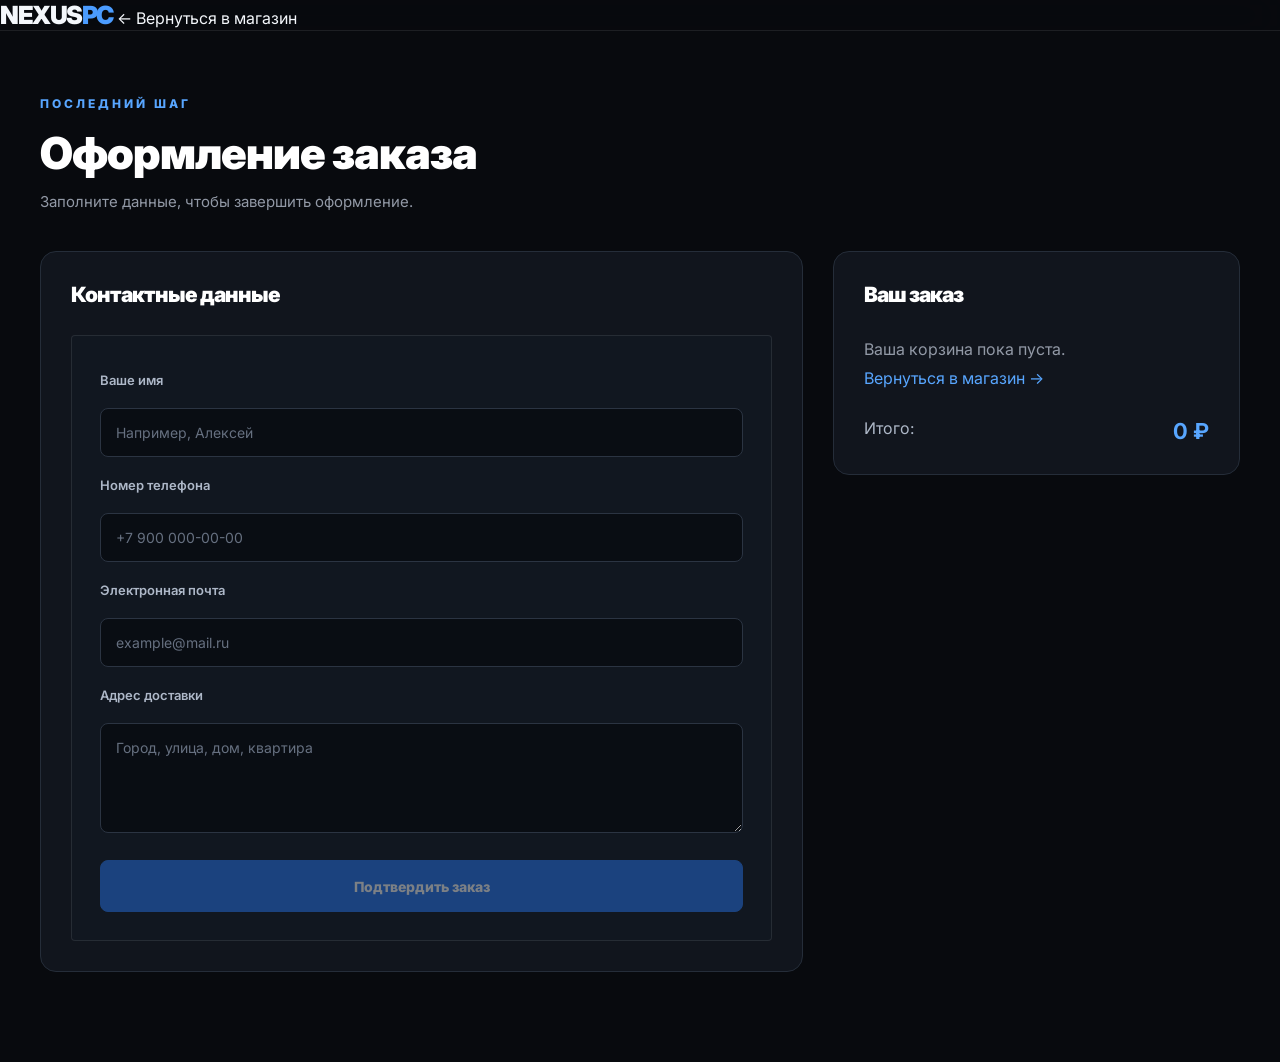
<file: checkout.html>
<!DOCTYPE html>
<html lang="ru">
<head>
    <meta charset="UTF-8">
    <meta name="viewport" content="width=device-width, initial-scale=1.0">
    <title>Оформление заказа — NEXUS PC</title>
    <link rel="stylesheet" href="style.css">
    <link rel="preconnect" href="https://fonts.googleapis.com">
    <link rel="preconnect" href="https://fonts.gstatic.com" crossorigin>
    <link href="https://fonts.googleapis.com/css2?family=Inter:wght@400;500;600;700;800&display=swap" rel="stylesheet">
</head>
<body>

    <header class="header">
        <a href="index.html" class="logo">NEXUS<span>PC</span></a>
        <a href="index.html" class="back-link">← Вернуться в магазин</a>
    </header>

    <main class="checkout-page">
        <div class="checkout-heading">
            <p class="eyebrow">ПОСЛЕДНИЙ ШАГ</p>
            <h1>Оформление заказа</h1>
            <p>Заполните данные, чтобы завершить оформление.</p>
        </div>

        <div class="checkout-layout">

            <section class="checkout-form-section">
                <h2>Контактные данные</h2>

                <form id="checkoutForm">

                    <label for="customerName">Ваше имя</label>
                    <input
                        type="text"
                        id="customerName"
                        placeholder="Например, Алексей"
                        required
                    >

                    <label for="customerPhone">Номер телефона</label>
                    <input
                        type="tel"
                        id="customerPhone"
                        placeholder="+7 900 000-00-00"
                        required
                    >

                    <label for="customerEmail">Электронная почта</label>
                    <input
                        type="email"
                        id="customerEmail"
                        placeholder="example@mail.ru"
                        required
                    >

                    <label for="customerAddress">Адрес доставки</label>
                    <textarea
                        id="customerAddress"
                        placeholder="Город, улица, дом, квартира"
                        required
                    ></textarea>

                    <button type="submit" class="main-button checkout-submit">
                        Подтвердить заказ
                    </button>

                </form>
            </section>

            <section class="order-summary">
                <h2>Ваш заказ</h2>

                <div id="checkoutItems"></div>

                <div class="summary-total">
                    <span>Итого:</span>
                    <strong id="checkoutTotal">0 ₽</strong>
                </div>
            </section>

        </div>

        <div class="order-success" id="orderSuccess" hidden>
            <div class="success-icon">✓</div>
            <h2>Заказ оформлен!</h2>
            <p>Спасибо за выбор NEXUS PC.</p>
            <p id="orderNumber"></p>
            <a href="index.html" class="main-button">Вернуться в магазин</a>
        </div>

    </main>

    <script src="checkout.js"></script>
</body>
</html>
</file>
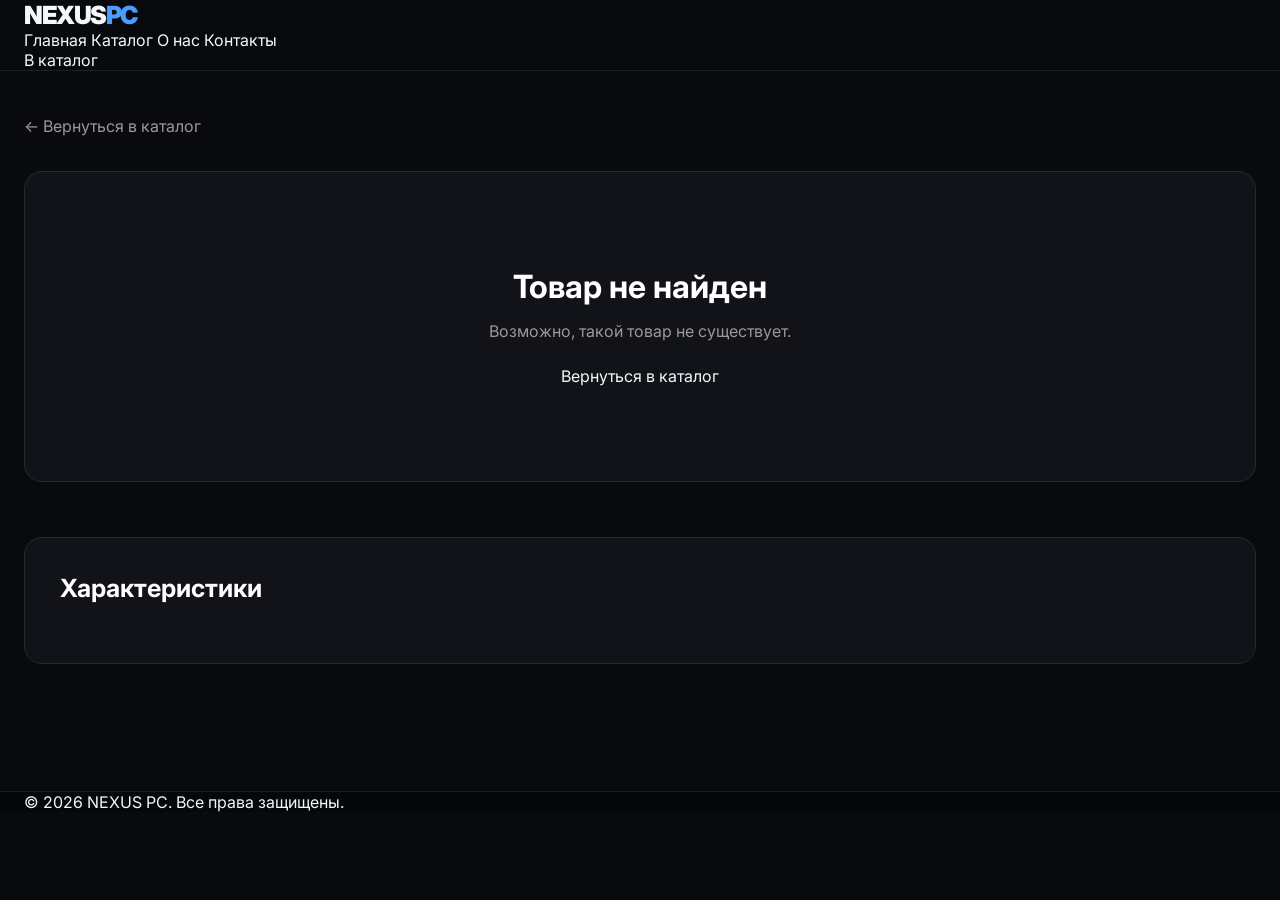
<file: product.html>
<!DOCTYPE html>
<html lang="ru">
<head>
    <meta charset="UTF-8">
    <meta name="viewport" content="width=device-width, initial-scale=1.0">
    <meta name="description" content="Подробная информация о товаре — NEXUS PC">
    <title>Товар — NEXUS PC</title>
    <link rel="stylesheet" href="style.css">
</head>
<body>

    <header class="header">
        <div class="container header-content">
            <a href="index.html" class="logo">NEXUS<span>PC</span></a>

            <nav class="nav">
                <a href="index.html">Главная</a>
                <a href="index.html#catalog">Каталог</a>
                <a href="index.html#about">О нас</a>
                <a href="index.html#contacts">Контакты</a>
            </nav>

            <a href="index.html#catalog" class="btn btn-outline">
                В каталог
            </a>
        </div>
    </header>

    <main class="product-page">
        <div class="container">

            <a href="index.html#catalog" class="product-back">
                ← Вернуться в каталог
            </a>

            <div class="product-detail">

                <div class="product-detail-image">
                    <img id="productImage" src="" alt="Изображение товара">
                </div>

                <div class="product-detail-info">
                    <span id="productCategory" class="product-detail-category"></span>

                    <h1 id="productName">Загрузка товара...</h1>

                    <p id="productDescription" class="product-detail-description"></p>

                    <div class="product-detail-price" id="productPrice"></div>

                    <button id="addProductToCart" class="btn btn-primary">
                        Добавить в корзину
                    </button>

                    <p class="product-detail-note">
                        Демонстрационный магазин NEXUS PC
                    </p>
                </div>

            </div>

            <section class="product-specifications">
                <h2>Характеристики</h2>

                <div id="productSpecs" class="product-specs-list"></div>
            </section>

        </div>
    </main>

    <footer class="footer">
        <div class="container">
            <p>© 2026 NEXUS PC. Все права защищены.</p>
        </div>
    </footer>

    <script src="products-data.js"></script>
    <script src="product.js"></script>

</body>
</html>
</file>
<file: style.css>
/* =========================================
   NEXUS PC BLACK — COMPLETE DESIGN SYSTEM
========================================= */

@import url('https://fonts.googleapis.com/css2?family=Inter:wght@400;500;600;700;800;900&display=swap');

:root {
    --bg: #080a0e;
    --bg-soft: #0d1118;
    --surface: #111720;
    --surface-light: #18212d;
    --blue: #4b9cff;
    --blue-bright: #70b1ff;
    --white: #f4f7fb;
    --muted: #8994a3;
    --border: rgba(255,255,255,0.09);
    --container: 1240px;
}

* {
    margin: 0;
    padding: 0;
    box-sizing: border-box;
}

html {
    scroll-behavior: smooth;
    scroll-padding-top: 90px;
}

body {
    font-family: 'Inter', sans-serif;
    background: var(--bg);
    color: var(--white);
    overflow-x: hidden;
}

body, input, button, textarea, select {
    font-family: 'Inter', sans-serif;
}

a {
    color: inherit;
    text-decoration: none;
}

button {
    cursor: pointer;
    color: inherit;
}

img {
    display: block;
    max-width: 100%;
}

.container {
    width: min(var(--container), calc(100% - 48px));
    margin: 0 auto;
}

.section-padding {
    padding: 115px 0;
}

/* =========================================
   NAVIGATION
========================================= */

.header {
    position: sticky;
    top: 0;
    z-index: 100;
    background: rgba(8,10,14,0.88);
    backdrop-filter: blur(20px);
    border-bottom: 1px solid var(--border);
}

.nav-container {
    min-height: 82px;
    display: flex;
    align-items: center;
    justify-content: space-between;
    gap: 30px;
}

.logo {
    font-size: 25px;
    font-weight: 900;
    letter-spacing: -1.5px;
}

.logo span {
    color: var(--blue);
}

.nav-links {
    display: flex;
    align-items: center;
    gap: 38px;
}

.nav-links a {
    color: #aab3c0;
    font-size: 12px;
    font-weight: 700;
    text-transform: uppercase;
    letter-spacing: 1px;
    transition: color .25s;
}

.nav-links a:hover {
    color: var(--blue-bright);
}

.cart-button {
    background: var(--surface);
    border: 1px solid var(--border);
    padding: 12px 17px;
    border-radius: 4px;
    font-size: 12px;
    font-weight: 700;
    transition: .25s;
}

.cart-button:hover {
    border-color: var(--blue);
    background: #172538;
}

#cartCount {
    display: inline-flex;
    align-items: center;
    justify-content: center;
    min-width: 22px;
    height: 22px;
    margin-left: 8px;
    border-radius: 50%;
    background: var(--blue);
    color: #07101c;
}

/* =========================================
   HERO
========================================= */

.hero {
    position: relative;
    min-height: 690px;
    display: flex;
    align-items: center;
    overflow: hidden;
    border-bottom: 1px solid var(--border);
}

.hero-background {
    position: absolute;
    inset: 0;
    background:
        radial-gradient(ellipse at 78% 48%, rgba(30,104,190,.16), transparent 45%),
        linear-gradient(90deg, #080a0e 15%, rgba(8,10,14,.92) 50%, rgba(8,10,14,.4));
}

.hero-content {
    position: relative;
    z-index: 2;
    display: grid;
    grid-template-columns: 1.05fr .95fr;
    align-items: center;
    gap: 55px;
    padding-top: 65px;
    padding-bottom: 95px;
}

.eyebrow,
.section-label {
    color: var(--blue-bright);
    font-size: 10px;
    font-weight: 800;
    letter-spacing: 2.5px;
}

.eyebrow {
    display: flex;
    align-items: center;
    gap: 12px;
    margin-bottom: 30px;
}

.status-dot {
    width: 8px;
    height: 8px;
    background: var(--blue);
    border-radius: 50%;
    box-shadow: 0 0 15px var(--blue);
}

.hero h1 {
    font-size: clamp(48px, 6vw, 84px);
    line-height: .98;
    letter-spacing: -5px;
    font-weight: 900;
}

.hero h1 span,
.section-heading h2 span,
.about-copy h2 span,
.contacts h2 span {
    color: var(--blue);
}

.hero-copy > p {
    max-width: 460px;
    margin-top: 28px;
    color: var(--muted);
    font-size: 15px;
    line-height: 1.9;
}

.hero-actions {
    display: flex;
    flex-wrap: wrap;
    gap: 13px;
    margin-top: 35px;
}

.button {
    display: inline-flex;
    align-items: center;
    justify-content: center;
    gap: 18px;
    min-height: 52px;
    padding: 0 23px;
    border-radius: 3px;
    font-size: 11px;
    font-weight: 800;
    letter-spacing: 1px;
    transition: .25s;
}

.button-primary {
    background: var(--blue);
    color: #07101c;
    border: 1px solid var(--blue);
}

.button-primary:hover {
    background: var(--blue-bright);
    box-shadow: 0 0 28px rgba(75,156,255,.25);
    transform: translateY(-2px);
}

.button-secondary {
    background: transparent;
    color: var(--white);
    border: 1px solid var(--border);
}

.button-secondary:hover {
    border-color: var(--blue);
    color: var(--blue-bright);
}

.hero-stats {
    display: flex;
    gap: 40px;
    margin-top: 65px;
}

.hero-stats div {
    display: flex;
    flex-direction: column;
    gap: 7px;
}

.hero-stats strong {
    font-size: 22px;
    font-weight: 900;
}

.hero-stats span {
    color: var(--muted);
    font-size: 9px;
    letter-spacing: .8px;
}

.hero-visual {
    position: relative;
    padding: 15px;
}

.hero-image-frame {
    position: relative;
    height: 440px;
    overflow: hidden;
    border: 1px solid rgba(100,160,230,.3);
    background: var(--surface);
}

.hero-image-frame::after {
    content: "";
    position: absolute;
    inset: 0;
    background: linear-gradient(0deg, rgba(5,10,18,.3), transparent 65%);
}

.hero-image-frame img {
    width: 100%;
    height: 100%;
    object-fit: cover;
    transition: transform .7s;
}

.hero-image-frame:hover img {
    transform: scale(1.04);
}

.hero-image-label {
    display: flex;
    justify-content: space-between;
    margin-top: 15px;
    color: var(--muted);
    font-size: 9px;
    letter-spacing: 1.5px;
}

.hero-bottom-line {
    position: absolute;
    bottom: 0;
    left: 0;
    width: 100%;
    min-height: 45px;
    padding: 0 24px;
    display: flex;
    align-items: center;
    justify-content: space-between;
    border-top: 1px solid var(--border);
    color: #687484;
    font-size: 9px;
    letter-spacing: 1.5px;
}

/* =========================================
   TRUST STRIP
========================================= */

.trust-strip {
    border-bottom: 1px solid var(--border);
    background: #0b0e13;
}

.trust-grid {
    min-height: 88px;
    display: grid;
    grid-template-columns: repeat(4, 1fr);
    align-items: center;
    gap: 20px;
}

.trust-grid div {
    color: #a2adba;
    font-size: 10px;
    font-weight: 600;
    letter-spacing: .5px;
}

/* =========================================
   SECTION HEADINGS
========================================= */

.section-heading {
    display: flex;
    justify-content: space-between;
    align-items: end;
    gap: 35px;
    margin-bottom: 45px;
}

.section-heading h2 {
    margin-top: 15px;
    font-size: clamp(30px, 4vw, 48px);
    font-weight: 900;
    letter-spacing: -2px;
}

.section-heading > p {
    max-width: 340px;
    color: var(--muted);
    font-size: 13px;
    line-height: 1.8;
}

/* =========================================
   CATEGORIES
========================================= */

.categories {
    background: var(--bg);
}

.category-grid {
    display: grid;
    grid-template-columns: 1.35fr 1fr 1fr;
    gap: 17px;
}

.category-card {
    position: relative;
    min-height: 330px;
    overflow: hidden;
    background: var(--surface);
    border: 1px solid var(--border);
}

.category-card img {
    width: 100%;
    height: 100%;
    min-height: 330px;
    object-fit: cover;
    opacity: .66;
    transition: transform .6s, opacity .4s;
}

.category-card:hover img {
    transform: scale(1.07);
    opacity: .9;
}

.category-card::after {
    content: "";
    position: absolute;
    inset: 0;
    background: linear-gradient(0deg, rgba(4,8,14,.96), transparent 75%);
}

.category-overlay {
    position: absolute;
    z-index: 2;
    left: 25px;
    right: 25px;
    bottom: 24px;
}

.category-overlay > span:first-child {
    color: var(--blue-bright);
    font-size: 9px;
    letter-spacing: 2px;
}

.category-overlay h3 {
    margin-top: 10px;
    font-size: 21px;
    font-weight: 900;
    letter-spacing: -.5px;
}

.category-arrow {
    position: absolute;
    right: 0;
    bottom: 0;
    color: var(--blue-bright);
    font-size: 23px;
}

/* =========================================
   CATALOG
========================================= */

.catalog {
    background: var(--bg-soft);
    border-top: 1px solid var(--border);
    border-bottom: 1px solid var(--border);
}

.catalog-toolbar {
    display: flex;
    gap: 12px;
    margin-bottom: 30px;
}

.catalog-toolbar input,
.catalog-toolbar select {
    min-height: 50px;
    padding: 0 17px;
    color: var(--white);
    background: var(--surface);
    border: 1px solid var(--border);
    border-radius: 3px;
    outline: none;
}

.catalog-toolbar input {
    flex: 1;
}

.catalog-toolbar input:focus,
.catalog-toolbar select:focus {
    border-color: var(--blue);
}

.catalog-toolbar input::placeholder {
    color: #738092;
}

.catalog-toolbar select option {
    background: var(--surface);
}

.products-grid {
    display: grid;
    grid-template-columns: repeat(3, minmax(0, 1fr));
    gap: 20px;
}

.product-card {
    position: relative;
    padding: 15px;
    background: var(--surface);
    border: 1px solid var(--border);
    border-radius: 4px;
    transition: transform .3s, border-color .3s;
}

.product-card:hover {
    transform: translateY(-6px);
    border-color: rgba(75,156,255,.55);
}

.product-card img {
    width: 100%;
    height: 205px;
    object-fit: contain;
    background: #0b0f15;
    border-radius: 3px;
    padding: 12px;
}

.product-card h3 {
    margin-top: 18px;
    font-size: 16px;
    font-weight: 800;
}

.product-card p {
    margin-top: 9px;
    color: var(--muted);
    font-size: 12px;
    line-height: 1.6;
}

.product-card .price {
    display: block;
    margin-top: 20px;
    color: var(--blue-bright);
    font-size: 20px;
    font-weight: 900;
}

.product-card button {
    width: 100%;
    min-height: 44px;
    margin-top: 16px;
    border: 1px solid var(--blue);
    background: transparent;
    color: var(--blue-bright);
    border-radius: 3px;
    font-size: 10px;
    font-weight: 800;
    letter-spacing: 1px;
    transition: .25s;
}

.product-card button:hover {
    background: var(--blue);
    color: #07101c;
}

/* =========================================
   ABOUT
========================================= */

.about {
    background: var(--bg);
}

.about-grid {
    display: grid;
    grid-template-columns: 1fr 1fr;
    align-items: center;
    gap: 80px;
}

.about-visual {
    position: relative;
    min-height: 450px;
    border: 1px solid var(--border);
}

.about-visual img {
    width: 100%;
    height: 450px;
    object-fit: cover;
    opacity: .8;
}

.about-image-caption {
    position: absolute;
    bottom: 0;
    left: 0;
    width: 100%;
    padding: 16px;
    background: rgba(5,9,15,.85);
    color: var(--blue-bright);
    font-size: 9px;
    letter-spacing: 2px;
}

.about-copy h2,
.contacts h2 {
    margin-top: 22px;
    font-size: clamp(35px, 4vw, 55px);
    line-height: 1.08;
    letter-spacing: -2.5px;
    font-weight: 900;
}

.about-copy p,
.contacts > .container > div > p {
    margin-top: 22px;
    color: var(--muted);
    font-size: 13px;
    line-height: 1.9;
}

.text-link {
    display: inline-block;
    margin-top: 32px;
    color: var(--blue-bright);
    font-size: 11px;
    font-weight: 800;
    letter-spacing: 1px;
    border-bottom: 1px solid var(--blue);
    padding-bottom: 8px;
}

/* =========================================
   FEATURES
========================================= */

.features {
    background: var(--bg-soft);
    border-top: 1px solid var(--border);
}

.features-grid {
    display: grid;
    grid-template-columns: repeat(3, 1fr);
    gap: 17px;
}

.feature-card {
    position: relative;
    min-height: 250px;
    padding: 30px;
    background: var(--surface);
    border: 1px solid var(--border);
    transition: .3s;
}

.feature-card:hover {
    border-color: var(--blue);
    transform: translateY(-4px);
}

.feature-card > span {
    color: #677487;
    font-size: 10px;
    letter-spacing: 2px;
}

.feature-icon {
    margin-top: 30px;
    color: var(--blue);
    font-size: 30px;
}

.feature-card h3 {
    margin-top: 22px;
    font-size: 14px;
    font-weight: 900;
}

.feature-card p {
    margin-top: 12px;
    color: var(--muted);
    font-size: 12px;
    line-height: 1.8;
}

/* =========================================
   CONTACTS
========================================= */

.contacts {
    background:
        radial-gradient(ellipse at 0% 100%, rgba(40,100,170,.12), transparent 55%),
        var(--bg);
}

.contacts-grid {
    display: grid;
    grid-template-columns: 1fr 1fr;
    gap: 100px;
}

.contact-form {
    display: flex;
    flex-direction: column;
    gap: 12px;
}

.contact-form label {
    margin-top: 8px;
    color: #a8b2c0;
    font-size: 9px;
    font-weight: 800;
    letter-spacing: 1.5px;
}

.contact-form input,
.contact-form textarea {
    width: 100%;
    padding: 15px;
    color: var(--white);
    background: var(--surface);
    border: 1px solid var(--border);
    outline: none;
    border-radius: 3px;
    resize: vertical;
}

.contact-form input:focus,
.contact-form textarea:focus {
    border-color: var(--blue);
}

.contact-form input::placeholder,
.contact-form textarea::placeholder {
    color: #687587;
}

.contact-form button {
    margin-top: 12px;
}

/* =========================================
   FOOTER
========================================= */

.footer {
    background: #05070a;
    border-top: 1px solid var(--border);
}

.footer-top {
    min-height: 115px;
    display: flex;
    align-items: center;
    justify-content: space-between;
    gap: 20px;
}

.footer-top p,
.footer-top > a:last-child,
.footer-bottom {
    color: #748092;
    font-size: 9px;
    font-weight: 700;
    letter-spacing: 1.5px;
}

.footer-bottom {
    min-height: 55px;
    display: flex;
    justify-content: space-between;
    align-items: center;
    border-top: 1px solid var(--border);
}

/* =========================================
   SHOPPING CART
========================================= */

.cart-overlay {
    position: fixed;
    inset: 0;
    z-index: 200;
    background: rgba(0,0,0,.72);
    opacity: 0;
    visibility: hidden;
    transition: .3s;
}

.cart-overlay.active {
    opacity: 1;
    visibility: visible;
}

.cart-panel {
    position: fixed;
    z-index: 201;
    top: 0;
    right: 0;
    width: min(440px, 100%);
    height: 100%;
    padding: 28px;
    display: flex;
    flex-direction: column;
    background: #0d121a;
    border-left: 1px solid var(--border);
    transform: translateX(100%);
    transition: transform .35s ease;
}

.cart-panel.active {
    transform: translateX(0);
}

.cart-header {
    display: flex;
    align-items: center;
    justify-content: space-between;
    padding-bottom: 22px;
    border-bottom: 1px solid var(--border);
}

.cart-header h2 {
    font-size: 17px;
    font-weight: 900;
}

.cart-header button {
    width: 35px;
    height: 35px;
    background: var(--surface);
    border: 1px solid var(--border);
    border-radius: 3px;
}

.cart-items {
    flex: 1;
    overflow-y: auto;
    padding: 20px 0;
}

.cart-footer {
    padding-top: 20px;
    border-top: 1px solid var(--border);
}

.cart-total {
    display: flex;
    justify-content: space-between;
    margin-bottom: 20px;
}

.cart-total span {
    color: var(--muted);
    font-size: 11px;
    font-weight: 700;
}

.cart-total strong {
    color: var(--blue-bright);
    font-size: 21px;
}

.cart-footer .button {
    width: 100%;
}

.clear-cart {
    width: 100%;
    margin-top: 16px;
    background: transparent;
    border: 0;
    color: var(--muted);
    font-size: 11px;
}

.clear-cart:hover {
    color: var(--white);
}

.cart-item {
    display: flex;
    align-items: center;
    justify-content: space-between;
    gap: 12px;
    padding: 14px 0;
    border-bottom: 1px solid var(--border);
}

.cart-item img {
    width: 65px;
    height: 65px;
    object-fit: contain;
    background: var(--surface);
}

.cart-item h3 {
    font-size: 12px;
}

.cart-item p {
    margin-top: 7px;
    color: var(--blue-bright);
    font-size: 12px;
}

.cart-item button {
    background: transparent;
    border: 0;
    color: var(--muted);
}

.cart-item button:hover {
    color: #ff7777;
}

/* =========================================
   CHECKOUT PAGE
========================================= */

.checkout-page {
    min-height: 100vh;
    background: var(--bg);
    padding-bottom: 80px;
}

.checkout-page .header {
    margin-bottom: 55px;
}

.checkout-page .container {
    max-width: 1100px;
}

.checkout-page h1,
.checkout-page h2 {
    font-weight: 900;
    letter-spacing: -1px;
}

.checkout-page input,
.checkout-page textarea,
.checkout-page select {
    background: var(--surface);
    color: var(--white);
    border: 1px solid var(--border);
    padding: 14px;
    border-radius: 3px;
    outline: none;
}

.checkout-page input:focus,
.checkout-page textarea:focus,
.checkout-page select:focus {
    border-color: var(--blue);
}

.checkout-page button {
    font-family: inherit;
}

.checkout-layout {
    display: grid;
    grid-template-columns: 1.2fr .8fr;
    gap: 30px;
}

.checkout-layout > * {
    min-width: 0;
}

.checkout-layout form,
.checkout-summary,
.checkout-form,
.checkout-card {
    padding: 28px;
    background: var(--surface);
    border: 1px solid var(--border);
    border-radius: 4px;
}

.checkout-page label {
    display: block;
    margin: 15px 0 8px;
    color: #a8b2c0;
    font-size: 11px;
}

.checkout-page input,
.checkout-page textarea {
    width: 100%;
}

.checkout-page .button {
    margin-top: 20px;
}

.checkout-page .back-link {
    color: var(--blue-bright);
}

.checkout-page .logo {
    display: inline-block;
}

/* =========================================
   RESPONSIVE DESIGN
========================================= */

@media (max-width: 1000px) {
    .hero-content {
        grid-template-columns: 1fr 1fr;
        gap: 25px;
    }

    .hero h1 {
        font-size: 57px;
    }

    .hero-image-frame {
        height: 360px;
    }

    .category-grid {
        grid-template-columns: 1fr 1fr;
    }

    .category-large {
        grid-column: span 2;
    }

    .about-grid {
        gap: 40px;
    }

    .contacts-grid {
        gap: 50px;
    }
}

@media (max-width: 700px) {
    .container {
        width: calc(100% - 30px);
    }

    .section-padding {
        padding: 75px 0;
    }

    .nav-container {
        min-height: 70px;
        gap: 10px;
    }

    .logo {
        font-size: 21px;
    }

    .nav-links {
        display: none;
    }

    .cart-button {
        padding: 10px 12px;
    }

    .hero {
        min-height: auto;
    }

    .hero-content {
        grid-template-columns: 1fr;
        padding-top: 75px;
        padding-bottom: 90px;
    }

    .hero h1 {
        font-size: clamp(45px, 12vw, 65px);
        letter-spacing: -3px;
    }

    .hero-copy > p {
        font-size: 13px;
    }

    .hero-stats {
        gap: 22px;
        margin-top: 40px;
    }

    .hero-stats strong {
        font-size: 19px;
    }

    .hero-stats span {
        font-size: 8px;
    }

    .hero-visual {
        padding: 0;
        margin-top: 15px;
    }

    .hero-image-frame {
        height: 280px;
    }

    .hero-bottom-line {
        font-size: 7px;
        padding: 0 12px;
    }

    .trust-grid {
        grid-template-columns: 1fr 1fr;
        padding-top: 22px;
        padding-bottom: 22px;
    }

    .trust-grid div {
        font-size: 9px;
    }

    .section-heading {
        flex-direction: column;
        align-items: flex-start;
        gap: 15px;
    }

    .section-heading h2 {
        font-size: 33px;
    }

    .category-grid {
        grid-template-columns: 1fr;
    }

    .category-large {
        grid-column: auto;
    }

    .category-card,
    .category-card img {
        min-height: 260px;
    }

    .catalog-toolbar {
        flex-direction: column;
    }

    .catalog-toolbar input,
    .catalog-toolbar select {
        width: 100%;
        min-height: 48px;
    }

    .products-grid {
        grid-template-columns: 1fr 1fr;
        gap: 10px;
    }

    .product-card {
        padding: 9px;
    }

    .product-card img {
        height: 135px;
    }

    .product-card h3 {
        font-size: 12px;
    }

    .product-card p {
        font-size: 10px;
    }

    .product-card .price {
        font-size: 15px;
    }

    .product-card button {
        font-size: 9px;
    }

    .about-grid,
    .contacts-grid {
        grid-template-columns: 1fr;
        gap: 35px;
    }

    .about-visual,
    .about-visual img {
        min-height: 280px;
        height: 280px;
    }

    .about-copy h2,
    .contacts h2 {
        font-size: 40px;
    }

    .features-grid {
        grid-template-columns: 1fr;
    }

    .feature-card {
        min-height: 210px;
    }

    .footer-top {
        flex-wrap: wrap;
        padding: 25px 0;
    }

    .footer-top p {
        display: none;
    }

    .footer-bottom {
        font-size: 7px;
        gap: 10px;
    }

    .checkout-layout {
        grid-template-columns: 1fr;
    }

    .checkout-layout form,
    .checkout-summary,
    .checkout-form,
    .checkout-card {
        padding: 18px;
    }
}

@media (max-width: 380px) {
    .products-grid {
        grid-template-columns: 1fr;
    }

    .hero-stats {
        gap: 15px;
    }

    .hero-actions .button {
        width: 100%;
    }
}

/* =========================================
   NEXUS PC — PRODUCT DETAILS PAGE
========================================= */

.product-page {
    padding: 45px 0 90px;
    min-height: 80vh;
}

.product-back {
    display: inline-block;
    color: #999;
    text-decoration: none;
    margin-bottom: 35px;
    transition: color 0.3s;
}

.product-back:hover {
    color: #58a6ff;
}

.product-detail {
    display: grid;
    grid-template-columns: 1.1fr 0.9fr;
    gap: 65px;
    align-items: center;
    padding: 35px;
    background: #111318;
    border: 1px solid #252a33;
    border-radius: 18px;
}

.product-detail-image {
    min-height: 420px;
    display: flex;
    align-items: center;
    justify-content: center;
    background: #090b0f;
    border-radius: 14px;
    overflow: hidden;
}

.product-detail-image img {
    width: 100%;
    height: 420px;
    object-fit: contain;
    padding: 20px;
}

.product-detail-info {
    display: flex;
    flex-direction: column;
    align-items: flex-start;
}

.product-detail-category {
    color: #58a6ff;
    font-size: 12px;
    font-weight: 700;
    letter-spacing: 2px;
    text-transform: uppercase;
    margin-bottom: 18px;
}

.product-detail-info h1 {
    color: #fff;
    font-size: clamp(28px, 4vw, 42px);
    line-height: 1.15;
    margin-bottom: 20px;
}

.product-detail-description {
    color: #a0a5b0;
    font-size: 16px;
    line-height: 1.8;
    margin-bottom: 30px;
}

.product-detail-price {
    color: #fff;
    font-size: 32px;
    font-weight: 800;
    margin-bottom: 28px;
}

.product-detail-info .btn {
    padding: 16px 28px;
    cursor: pointer;
    border: none;
}

.product-detail-note {
    color: #666d79;
    font-size: 12px;
    margin-top: 20px;
}

.product-specifications {
    margin-top: 55px;
    padding: 35px;
    background: #111318;
    border: 1px solid #252a33;
    border-radius: 18px;
}

.product-specifications h2 {
    color: #fff;
    font-size: 25px;
    margin-bottom: 25px;
}

.product-specs-list {
    display: flex;
    flex-wrap: wrap;
    gap: 15px;
}

.product-spec-item {
    padding: 14px 22px;
    color: #b8c0cc;
    background: #191e27;
    border: 1px solid #2b3442;
    border-radius: 8px;
    font-size: 13px;
    font-weight: 700;
}

.product-details-link {
    display: inline-block;
    margin: 12px 0 18px;
    color: #58a6ff;
    font-size: 12px;
    font-weight: 800;
    letter-spacing: 1px;
    text-decoration: none;
    transition: color 0.3s;
}

.product-details-link:hover {
    color: #fff;
}

.product-not-found {
    grid-column: 1 / -1;
    padding: 60px 20px;
    text-align: center;
}

.product-not-found h1 {
    color: #fff;
    margin-bottom: 15px;
}

.product-not-found p {
    color: #999;
    margin-bottom: 25px;
}

/* АДАПТАЦИЯ ДЛЯ ТЕЛЕФОНОВ */

@media (max-width: 850px) {
    .product-detail {
        grid-template-columns: 1fr;
        gap: 35px;
        padding: 22px;
    }

    .product-detail-image {
        min-height: 300px;
    }

    .product-detail-image img {
        height: 300px;
    }

    .product-specifications {
        padding: 25px;
    }
}

@media (max-width: 500px) {
    .product-page {
        padding-top: 25px;
    }

    .product-detail {
        padding: 15px;
    }

    .product-detail-image {
        min-height: 230px;
    }

    .product-detail-image img {
        height: 230px;
    }

    .product-detail-price {
        font-size: 27px;
    }

    .product-detail-info .btn {
        width: 100%;
    }
}

/* PRODUCT PAGE — ADD TO CART BUTTON */

#addProductToCart {
    display: inline-flex;
    align-items: center;
    justify-content: center;
    padding: 16px 30px;
    background: #2878f0;
    color: #ffffff;
    border: 1px solid #2878f0;
    border-radius: 8px;
    font-size: 14px;
    font-weight: 800;
    letter-spacing: 0.5px;
    cursor: pointer;
    transition: 0.25s ease;
}

#addProductToCart:hover {
    background: #4590ff;
    border-color: #4590ff;
    transform: translateY(-2px);
}

#addProductToCart:active {
    transform: translateY(0);
}

/* =========================================
   NEXUS PC — CHECKOUT PAGE REDESIGN
========================================= */

.checkout-page {
    width: min(1200px, calc(100% - 40px));
    margin: 0 auto;
    padding: 65px 0 90px;
    min-height: 80vh;
}

.checkout-heading {
    margin-bottom: 40px;
}

.checkout-heading .eyebrow {
    color: #58a6ff;
    font-size: 12px;
    font-weight: 800;
    letter-spacing: 3px;
    margin-bottom: 15px;
}

.checkout-heading h1 {
    color: #fff;
    font-size: clamp(30px, 5vw, 44px);
    margin-bottom: 12px;
}

.checkout-heading > p:last-child {
    color: #9299a6;
    font-size: 15px;
}

.checkout-layout {
    display: grid;
    grid-template-columns: minmax(0, 1.5fr) minmax(280px, 0.8fr);
    gap: 30px;
    align-items: start;
}

.checkout-form-section,
.order-summary {
    background: #11151d;
    border: 1px solid #252d39;
    border-radius: 16px;
    padding: 30px;
}

.checkout-form-section h2,
.order-summary h2 {
    color: #fff;
    font-size: 21px;
    margin-bottom: 28px;
}

#checkoutForm {
    display: flex;
    flex-direction: column;
    gap: 12px;
}

#checkoutForm label {
    color: #aeb8c8;
    font-size: 13px;
    font-weight: 600;
    margin-top: 8px;
}

#checkoutForm input,
#checkoutForm textarea {
    width: 100%;
    padding: 15px;
    background: #090d13;
    color: #fff;
    border: 1px solid #2b3442;
    border-radius: 8px;
    outline: none;
    font-family: inherit;
    font-size: 14px;
    transition: border-color 0.25s;
}

#checkoutForm input:focus,
#checkoutForm textarea:focus {
    border-color: #3988ff;
}

#checkoutForm textarea {
    min-height: 110px;
    resize: vertical;
}

#checkoutForm input::placeholder,
#checkoutForm textarea::placeholder {
    color: #667080;
}

.checkout-submit,
.order-success .main-button {
    display: inline-flex;
    justify-content: center;
    align-items: center;
    width: 100%;
    min-height: 52px;
    margin-top: 15px;
    padding: 14px 22px;
    background: #2878f0;
    color: #fff;
    border: 1px solid #2878f0;
    border-radius: 8px;
    font-size: 14px;
    font-weight: 800;
    text-decoration: none;
    cursor: pointer;
    transition: 0.25s ease;
}

.checkout-submit:hover,
.order-success .main-button:hover {
    background: #4590ff;
    transform: translateY(-2px);
}

.checkout-submit:disabled {
    opacity: 0.45;
    cursor: not-allowed;
    transform: none;
}

.order-summary {
    position: sticky;
    top: 25px;
}

.checkout-item {
    display: flex;
    justify-content: space-between;
    align-items: flex-start;
    gap: 15px;
    padding: 16px 0;
    border-bottom: 1px solid #252d39;
    color: #dce3ed;
    font-size: 13px;
}

.checkout-item-name {
    display: flex;
    flex-direction: column;
    gap: 7px;
}

.checkout-item-name small {
    color: #818b9a;
}

.checkout-item strong {
    color: #fff;
    white-space: nowrap;
}

.summary-total {
    display: flex;
    justify-content: space-between;
    gap: 15px;
    margin-top: 25px;
    color: #aeb8c8;
}

.summary-total strong {
    color: #58a6ff;
    font-size: 22px;
}

.checkout-empty {
    color: #9299a6;
    line-height: 1.8;
}

.checkout-empty a {
    color: #58a6ff;
    text-decoration: none;
}

.order-success {
    max-width: 650px;
    margin: 50px auto;
    padding: 50px 35px;
    text-align: center;
    background: #11151d;
    border: 1px solid #283443;
    border-radius: 18px;
}

.order-success[hidden],
.checkout-form-section[hidden],
.order-summary[hidden] {
    display: none !important;
}

.success-icon {
    display: flex;
    align-items: center;
    justify-content: center;
    width: 65px;
    height: 65px;
    margin: 0 auto 25px;
    color: #fff;
    background: #168653;
    border-radius: 50%;
    font-size: 30px;
}

.order-success h2 {
    color: #fff;
    font-size: 30px;
    margin-bottom: 12px;
}

.order-success p {
    color: #aab3c0;
    margin-bottom: 12px;
}

.order-success .main-button {
    margin-top: 25px;
}

@media (max-width: 800px) {
    .checkout-layout {
        grid-template-columns: 1fr;
    }

    .order-summary {
        position: static;
    }
}

@media (max-width: 500px) {
    .checkout-page {
        width: calc(100% - 24px);
        padding-top: 35px;
    }

    .checkout-form-section,
    .order-summary {
        padding: 20px;
    }

    .checkout-item {
        flex-direction: column;
    }

    .order-success {
        padding: 35px 20px;
    }
}

/* =========================================
   NEXUS PC — PREMIUM ANIMATIONS
========================================= */

/* Плавное появление карточек */

@keyframes nexusFadeUp {
    from {
        opacity: 0;
        transform: translateY(22px);
    }

    to {
        opacity: 1;
        transform: translateY(0);
    }
}

.product-card {
    animation: nexusFadeUp 0.55s ease both;
    transition:
        transform 0.3s ease,
        border-color 0.3s ease,
        box-shadow 0.3s ease;
}

/* Эффект при наведении */

.product-card:hover {
    transform: translateY(-8px);
    border-color: #397ed5;
    box-shadow: 0 15px 40px rgba(35, 115, 230, 0.12);
}

/* Плавное увеличение фотографии */

.product-image-wrap img {
    transition: transform 0.45s ease;
}

.product-card:hover .product-image-wrap img {
    transform: scale(1.06);
}

/* Анимация кнопок */

.add-button,
.btn,
.product-details-link {
    transition: all 0.25s ease;
}

.add-button:hover {
    transform: translateY(-2px);
}

/* Уважение к настройкам уменьшения анимации */

@media (prefers-reduced-motion: reduce) {
    .product-card {
        animation: none;
        transition: none;
    }

    .product-card:hover {
        transform: none;
    }

    .product-image-wrap img {
        transition: none;
    }
}
/* NEXUS PC — SCROLL ANIMATION */

/* NEXUS PC — PRODUCT ANIMATION */

@keyframes nexusProductAppear {
    from {
        opacity: 0;
        transform: translateY(25px);
    }

    to {
        opacity: 1;
        transform: translateY(0);
    }
}

#productsGrid .product-card {
    opacity: 0;
    animation: nexusProductAppear 1s ease-out forwards !important;
}

#productsGrid .product-card:nth-child(1) {
    animation-delay: 0.1s !important;
}

#productsGrid .product-card:nth-child(2) {
    animation-delay: 0.2s !important;
}

#productsGrid .product-card:nth-child(3) {
    animation-delay: 0.3s !important;
}

#productsGrid .product-card:nth-child(4) {
    animation-delay: 0.4s !important;
}

#productsGrid .product-card:nth-child(5) {
    animation-delay: 0.5s !important;
}

#productsGrid .product-card:nth-child(6) {
    animation-delay: 0.6s !important;
}
/* =========================================
   NEXUS PC — PREMIUM HEADER
========================================= */

header {
    position: sticky;
    top: 0;
    z-index: 1000;
    background: rgba(8, 10, 14, 0.88);
    backdrop-filter: blur(18px);
    -webkit-backdrop-filter: blur(18px);
    border-bottom: 1px solid rgba(255, 255, 255, 0.07);
    transition: background 0.3s ease;
}

header nav a {
    transition: color 0.25s ease;
}

header nav a:hover {
    color: #5b9cff;
}

header .logo {
    transition: opacity 0.25s ease;
}

header .logo:hover {
    opacity: 0.8;
}
/* =========================================
   NEXUS PC — PREMIUM BUTTONS
========================================= */

.main-button,
.hero-button,
.checkout-submit {
    position: relative;
    overflow: hidden;
    transition:
        transform 0.25s ease,
        box-shadow 0.25s ease,
        background 0.25s ease;
}

.main-button:hover,
.hero-button:hover,
.checkout-submit:hover {
    transform: translateY(-3px);
    box-shadow: 0 10px 30px rgba(45, 125, 230, 0.3);
}

.main-button:active,
.hero-button:active,
.checkout-submit:active {
    transform: translateY(0);
}
/* =========================================
   NEXUS PC — PREMIUM SECTIONS
========================================= */

.feature-card {
    transition:
        transform 0.3s ease,
        border-color 0.3s ease,
        background 0.3s ease,
        box-shadow 0.3s ease;
}

.feature-card:hover {
    transform: translateY(-7px);
    border-color: rgba(65, 140, 255, 0.45);
    background: #151c27;
    box-shadow: 0 15px 35px rgba(0, 0, 0, 0.2);
}

.about-visual img {
    transition: transform 0.6s ease;
}

.about-visual:hover img {
    transform: scale(1.035);
}

.text-link {
    transition:
        color 0.25s ease,
        letter-spacing 0.25s ease;
}

.text-link:hover {
    color: #5b9cff;
    letter-spacing: 1px;
}
/* NEXUS PC — SMOOTH SCROLL */

html {
    scroll-behavior: smooth;
}

section {
    scroll-margin-top: 90px;
}
</file>
